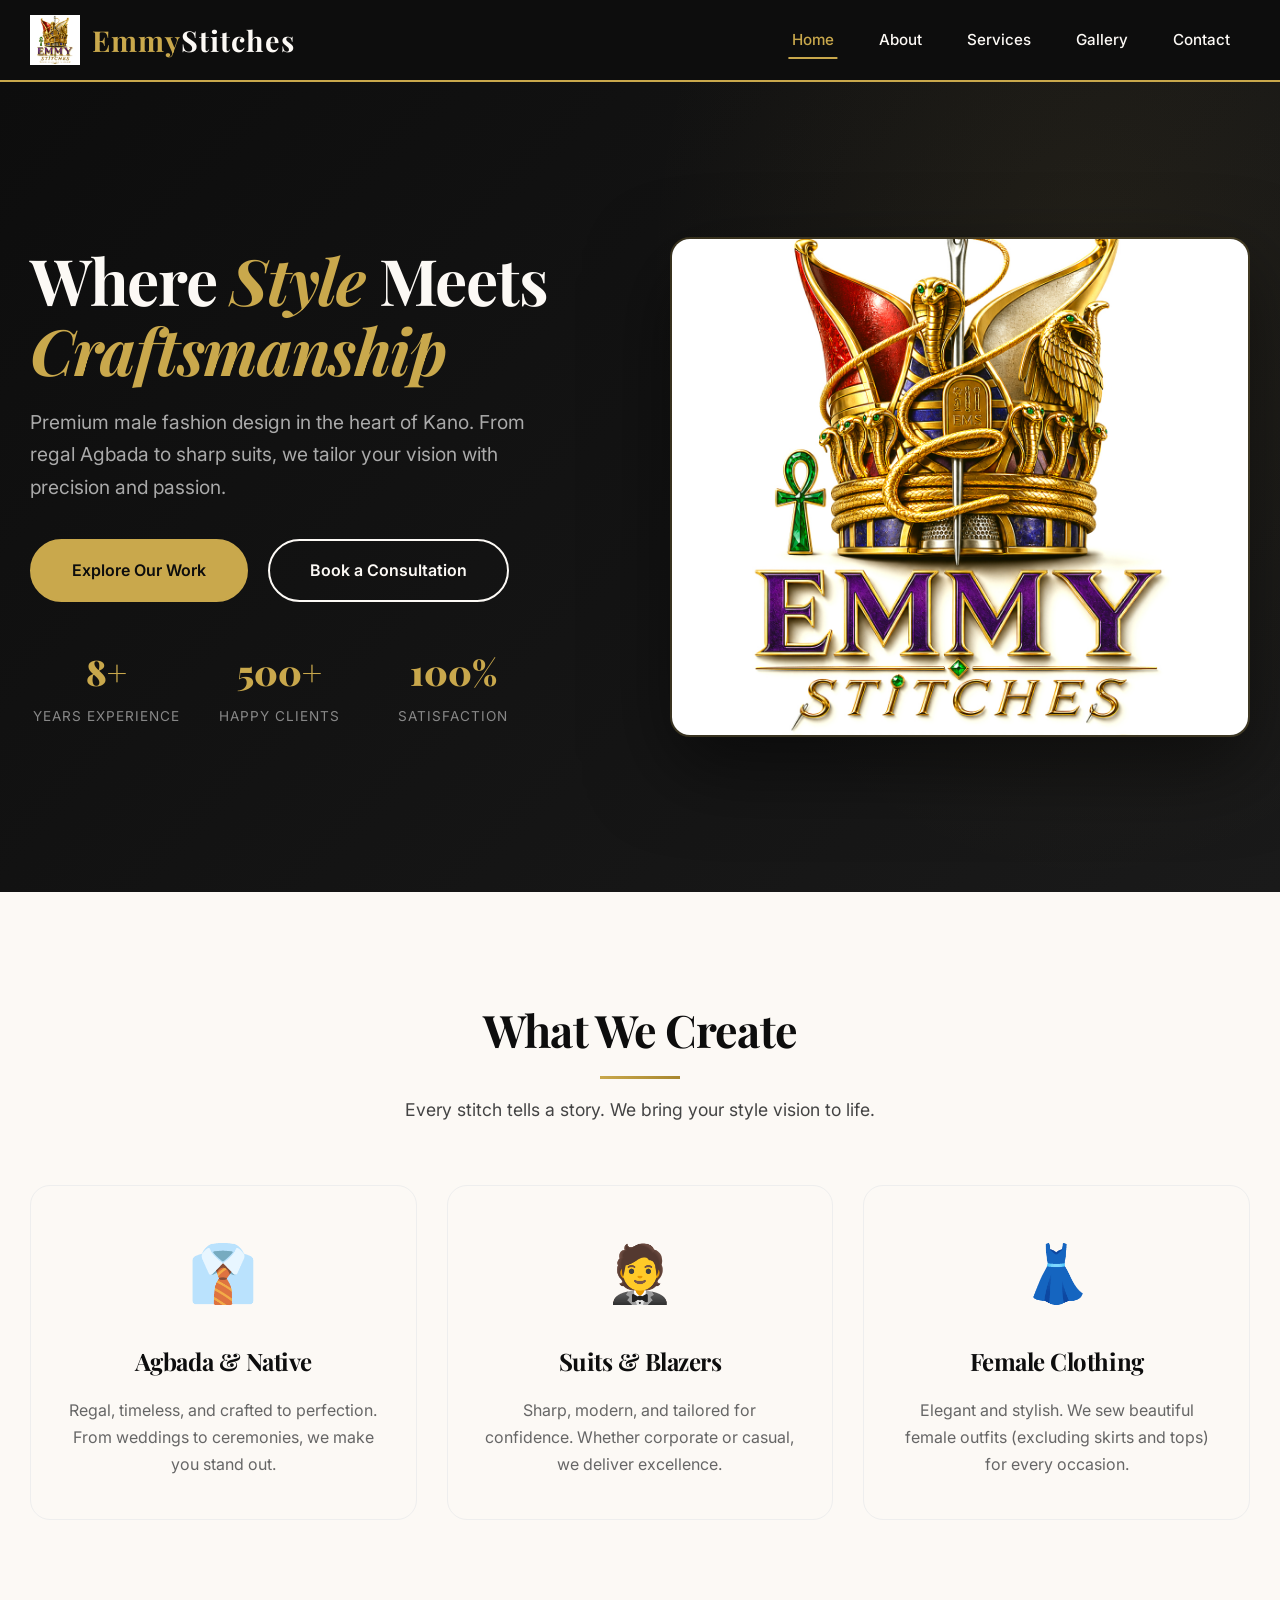
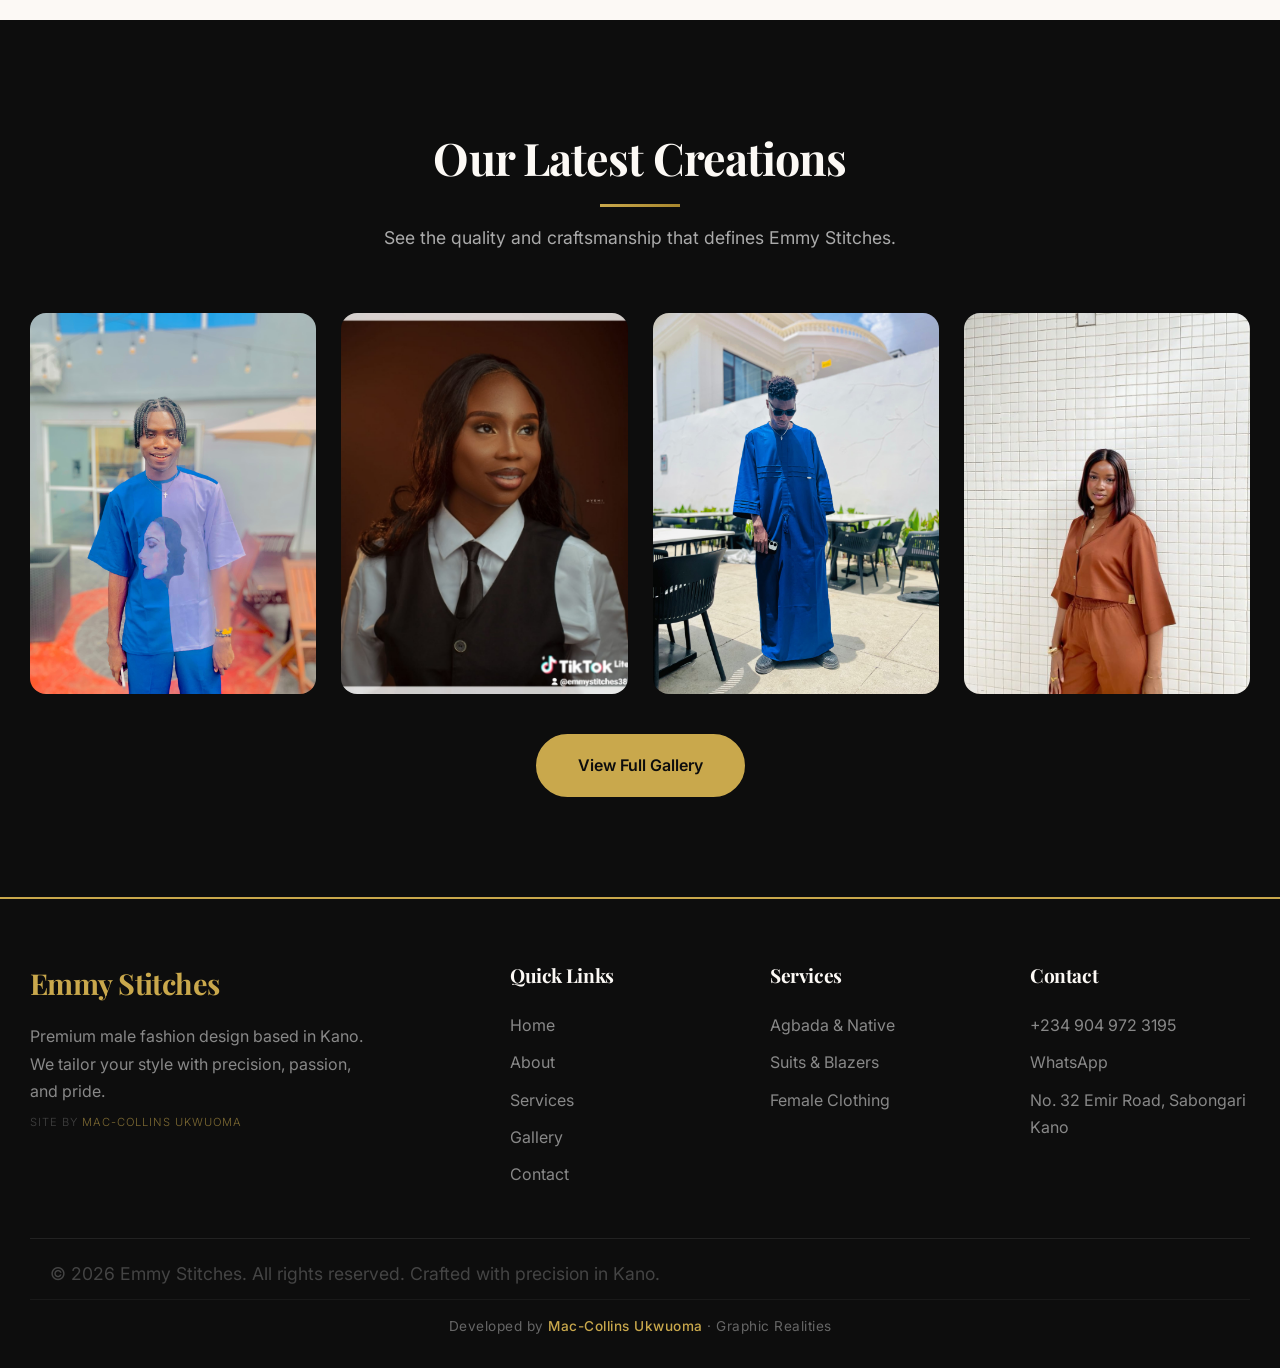
<file: index.html>
<!DOCTYPE html>
<html lang="en">
<head>
    <meta charset="UTF-8" />
    <meta name="viewport" content="width=device-width, initial-scale=1.0" />
    <title>Emmy Stitches | Premium Male Fashion, Kano</title>
    <meta name="description" content="Emmy Stitches – Premium male fashion designer in Kano. We sew Agbada, suits, native wears, and female clothing. Visit us at No. 32 Emir Road, Sabongari Kano.">
    <link rel="stylesheet" href="style.css" />
    <style>
        .logo-image {
            display: flex;
            align-items: center;
            gap: 12px;
            text-decoration: none;
        }
        .logo-image img {
            height: 50px;
            width: auto;
            max-width: 180px;
            object-fit: contain;
            display: block;
            transition: var(--transition);
        }
        .logo-image img:hover { transform: scale(1.02); }
        .logo-text {
            font-family: var(--font-serif);
            font-size: 1.8rem;
            font-weight: 700;
            color: var(--gold);
            letter-spacing: 1px;
        }
        .logo-text span { color: var(--white); }
        @media (max-width: 768px) {
            .logo-image img { height: 40px; max-width: 140px; }
            .logo-text { font-size: 1.3rem; }
        }
        @media (max-width: 480px) {
            .logo-image img { height: 32px; max-width: 110px; }
            .logo-text { font-size: 1rem; }
        }
    </style>
</head>
<body>

<header>
    <div class="header-container">
        <a href="index.html" class="logo-image">
            <img src="Emmystitcheslogo.jpg" alt="Emmy Stitches Logo">
            <span class="logo-text">Emmy<span>Stitches</span></span>
        </a>
        <button class="menu-toggle" id="menuToggle" aria-label="Toggle navigation">
            <span></span><span></span><span></span>
        </button>
        <nav id="mainNav">
            <a href="index.html" class="active">Home</a>
            <a href="about.html">About</a>
            <a href="services.html">Services</a>
            <a href="gallery.html">Gallery</a>
            <a href="contact.html">Contact</a>
        </nav>
    </div>
</header>

<section class="hero">
    <div class="hero-container">
        <div class="hero-content">
            <h1>Where <span>Style</span> Meets <span>Craftsmanship</span></h1>
            <p>Premium male fashion design in the heart of Kano. From regal Agbada to sharp suits, we tailor your vision with precision and passion.</p>
            <div class="hero-buttons">
                <a href="services.html" class="btn-primary">Explore Our Work</a>
                <a href="contact.html" class="btn-secondary">Book a Consultation</a>
            </div>
            <div class="hero-stats">
                <div class="stat-item">
                    <span class="stat-number">8+</span>
                    <span class="stat-label">Years Experience</span>
                </div>
                <div class="stat-item">
                    <span class="stat-number">500+</span>
                    <span class="stat-label">Happy Clients</span>
                </div>
                <div class="stat-item">
                    <span class="stat-number">100%</span>
                    <span class="stat-label">Satisfaction</span>
                </div>
            </div>
        </div>
        <div class="hero-image">
            <img src="Emmystitcheslogo.jpg" alt="I AM EMMY STITCHES, THE BEST FASHION DESIGNER IN THE BUSTLING CITY OF KANO STATE. WELCOME TO MY OFFICIAL WEBSITE." />
        </div>
    </div>
</section>

<section class="section">
    <div class="container">
        <div class="section-header">
            <h2>What We Create</h2>
            <p>Every stitch tells a story. We bring your style vision to life.</p>
        </div>
        <div class="services-grid">
            <div class="service-card">
                <span class="icon">👔</span>
                <h3>Agbada & Native</h3>
                <p>Regal, timeless, and crafted to perfection. From weddings to ceremonies, we make you stand out.</p>
            </div>
            <div class="service-card">
                <span class="icon">🤵</span>
                <h3>Suits & Blazers</h3>
                <p>Sharp, modern, and tailored for confidence. Whether corporate or casual, we deliver excellence.</p>
            </div>
            <div class="service-card">
                <span class="icon">👗</span>
                <h3>Female Clothing</h3>
                <p>Elegant and stylish. We sew beautiful female outfits (excluding skirts and tops) for every occasion.</p>
            </div>
        </div>
    </div>
</section>

<section class="section section-dark">
    <div class="container">
        <div class="section-header">
            <h2>Our Latest Creations</h2>
            <p>See the quality and craftsmanship that defines Emmy Stitches.</p>
        </div>
        <div class="gallery-grid">
            <div class="gallery-item">
                <img src="Senator wears.jpg" alt="Senator Wears" />
                <div class="overlay"><h4>Senator Wears</h4><p>Traditional elegance</p></div>
            </div>
            <div class="gallery-item">
                <img src="Corporate wears.jpg" alt="Corporate Wears" />
                <div class="overlay"><h4>Corporate Wears</h4><p>Professional style</p></div>
            </div>
            <div class="gallery-item">
                <img src="Jalabia gown.jpg" alt="Jalabia Gown" />
                <div class="overlay"><h4>Jalabia Gown</h4><p>Timeless elegance</p></div>
            </div>
            <div class="gallery-item">
                <img src="2 piece set.jpg" alt="2 Piece Set" />
                <div class="overlay"><h4>2 Piece Set</h4><p>Modern sophistication</p></div>
            </div>
        </div>
        <div style="text-align: center; margin-top: 40px;">
            <a href="gallery.html" class="btn-primary">View Full Gallery</a>
        </div>
    </div>
</section>

<footer>
    <div class="footer-grid">
        <div class="footer-brand">
            <h3>Emmy Stitches</h3>
            <p>Premium male fashion design based in Kano. We tailor your style with precision, passion, and pride.</p>
            <div class="dev-badge">Site by <span>Mac-Collins Ukwuoma</span></div>
        </div>
        <div class="footer-links">
            <h4>Quick Links</h4>
            <ul>
                <li><a href="index.html">Home</a></li>
                <li><a href="about.html">About</a></li>
                <li><a href="services.html">Services</a></li>
                <li><a href="gallery.html">Gallery</a></li>
                <li><a href="contact.html">Contact</a></li>
            </ul>
        </div>
        <div class="footer-links">
            <h4>Services</h4>
            <ul>
                <li><a href="services.html">Agbada & Native</a></li>
                <li><a href="services.html">Suits & Blazers</a></li>
                <li><a href="services.html">Female Clothing</a></li>
            </ul>
        </div>
        <div class="footer-links">
            <h4>Contact</h4>
            <ul>
                <li><a href="tel:+2349049723195">+234 904 972 3195</a></li>
                <li><a href="https://wa.me/2349049723195" target="_blank">WhatsApp</a></li>
                <li>No. 32 Emir Road, Sabongari Kano</li>
            </ul>
        </div>
    </div>
    <div class="footer-bottom">
        <p>&copy; 2026 Emmy Stitches. All rights reserved. Crafted with precision in Kano.</p>
        <div class="developer-credit">
            Developed by <a href="#" target="_blank">Mac-Collins Ukwuoma</a> · Graphic Realities
        </div>
    </div>
</footer>

<script>
    const toggle = document.getElementById('menuToggle');
    const nav = document.getElementById('mainNav');
    toggle.addEventListener('click', () => {
        toggle.classList.toggle('active');
        nav.classList.toggle('open');
    });
</script>

</body>
</html>
</file>
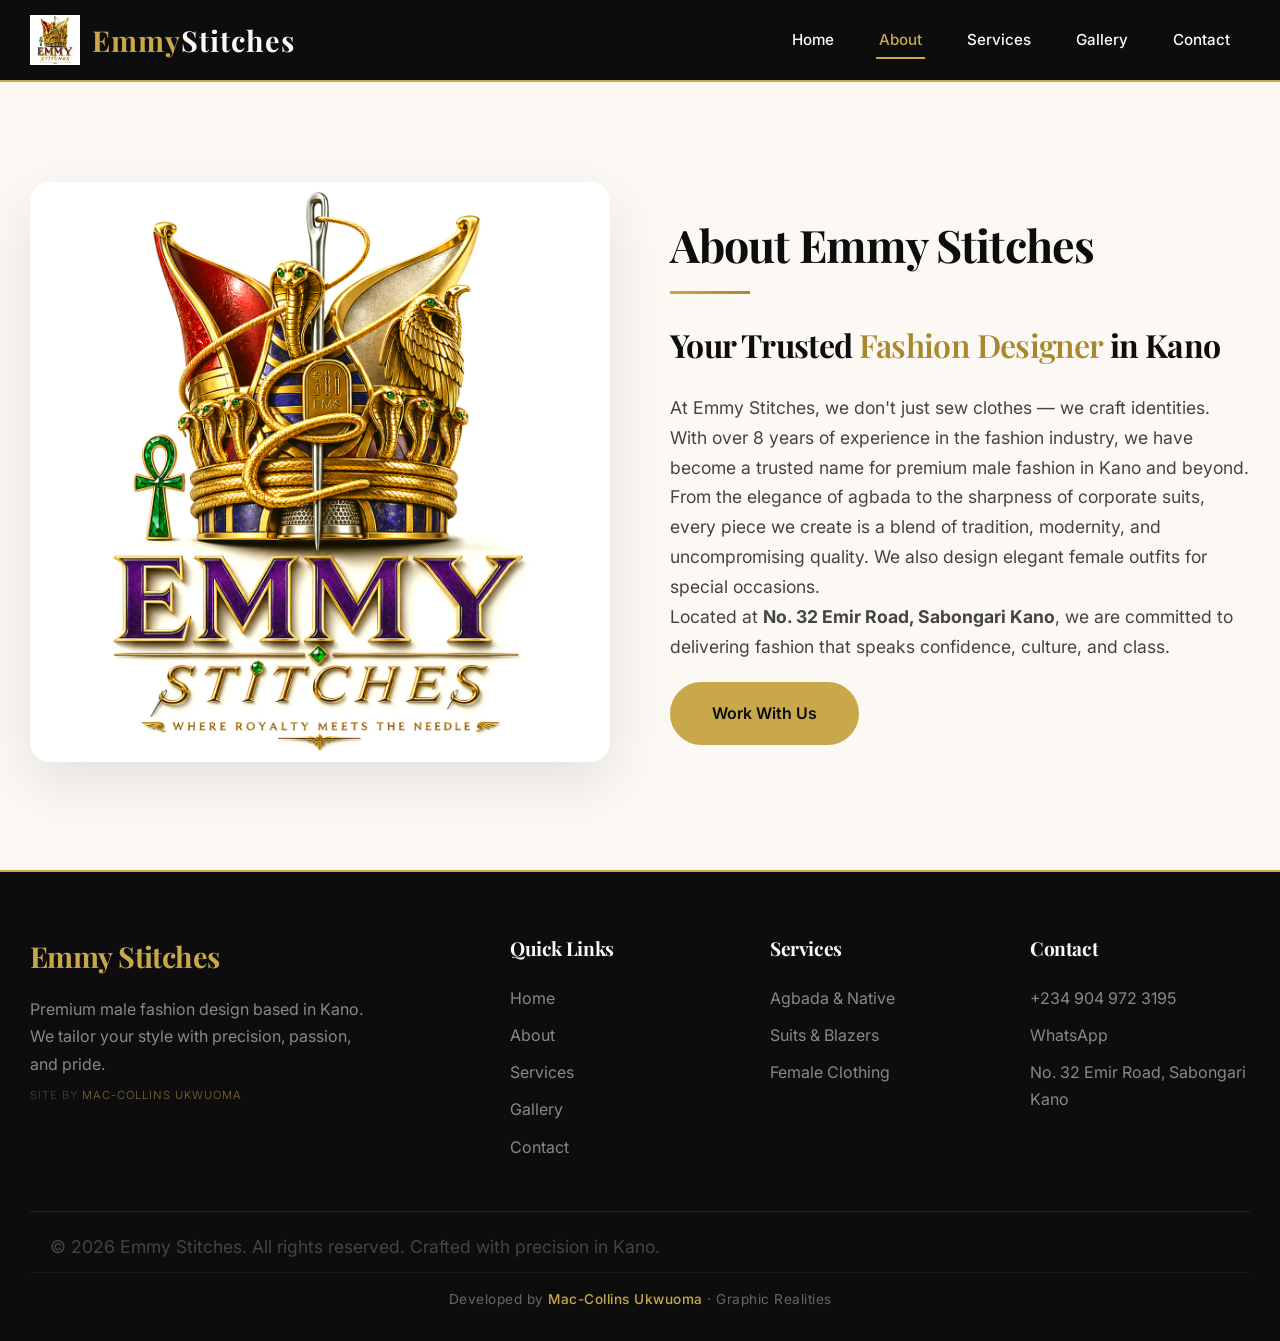
<file: about.html>
<!DOCTYPE html>
<html lang="en">
<head>
    <meta charset="UTF-8">
    <meta name="viewport" content="width=device-width, initial-scale=1.0">
    <title>About Us | Emmy Stitches</title>
    <link rel="stylesheet" href="style.css">
    <style>
        .logo-image {
            display: flex;
            align-items: center;
            gap: 12px;
            text-decoration: none;
        }
        .logo-image img {
            height: 50px;
            width: auto;
            max-width: 180px;
            object-fit: contain;
            display: block;
            transition: var(--transition);
        }
        .logo-image img:hover { transform: scale(1.02); }
        .logo-text {
            font-family: var(--font-serif);
            font-size: 1.8rem;
            font-weight: 700;
            color: var(--gold);
            letter-spacing: 1px;
        }
        .logo-text span { color: var(--white); }
        @media (max-width: 768px) {
            .logo-image img { height: 40px; max-width: 140px; }
            .logo-text { font-size: 1.3rem; }
        }
        @media (max-width: 480px) {
            .logo-image img { height: 32px; max-width: 110px; }
            .logo-text { font-size: 1rem; }
        }
    </style>
</head>
<body>

<header>
    <div class="header-container">
        <a href="index.html" class="logo-image">
            <img src="Emmystitcheslogo.jpg" alt="Emmy Stitches Logo">
            <span class="logo-text">Emmy<span>Stitches</span></span>
        </a>
        <button class="menu-toggle" id="menuToggle" aria-label="Toggle navigation">
            <span></span><span></span><span></span>
        </button>
        <nav id="mainNav">
            <a href="index.html">Home</a>
            <a href="about.html" class="active">About</a>
            <a href="services.html">Services</a>
            <a href="gallery.html">Gallery</a>
            <a href="contact.html">Contact</a>
        </nav>
    </div>
</header>

<section class="section">
    <div class="container">
        <div class="about-grid">
            <div class="about-image">
                <img src="Emmystitcheslogo.jpg" alt="About Emmy Stitches" />
            </div>
            <div class="about-content">
                <h2>About Emmy Stitches</h2>
                <h3>Your Trusted <span class="highlight">Fashion Designer</span> in Kano</h3>
                <p>At Emmy Stitches, we don't just sew clothes — we craft identities. With over 8 years of experience in the fashion industry, we have become a trusted name for premium male fashion in Kano and beyond.</p>
                <p>From the elegance of agbada to the sharpness of corporate suits, every piece we create is a blend of tradition, modernity, and uncompromising quality. We also design elegant female outfits for special occasions.</p>
                <p>Located at <strong>No. 32 Emir Road, Sabongari Kano</strong>, we are committed to delivering fashion that speaks confidence, culture, and class.</p>
                <a href="contact.html" class="btn-primary" style="margin-top: 20px;">Work With Us</a>
            </div>
        </div>
    </div>
</section>

<footer>
    <div class="footer-grid">
        <div class="footer-brand">
            <h3>Emmy Stitches</h3>
            <p>Premium male fashion design based in Kano. We tailor your style with precision, passion, and pride.</p>
            <div class="dev-badge">Site by <span>Mac-Collins Ukwuoma</span></div>
        </div>
        <div class="footer-links">
            <h4>Quick Links</h4>
            <ul>
                <li><a href="index.html">Home</a></li>
                <li><a href="about.html">About</a></li>
                <li><a href="services.html">Services</a></li>
                <li><a href="gallery.html">Gallery</a></li>
                <li><a href="contact.html">Contact</a></li>
            </ul>
        </div>
        <div class="footer-links">
            <h4>Services</h4>
            <ul>
                <li><a href="services.html">Agbada & Native</a></li>
                <li><a href="services.html">Suits & Blazers</a></li>
                <li><a href="services.html">Female Clothing</a></li>
            </ul>
        </div>
        <div class="footer-links">
            <h4>Contact</h4>
            <ul>
                <li><a href="tel:+2349049723195">+234 904 972 3195</a></li>
                <li><a href="https://wa.me/2349049723195" target="_blank">WhatsApp</a></li>
                <li>No. 32 Emir Road, Sabongari Kano</li>
            </ul>
        </div>
    </div>
    <div class="footer-bottom">
        <p>&copy; 2026 Emmy Stitches. All rights reserved. Crafted with precision in Kano.</p>
        <div class="developer-credit">
            Developed by <a href="#" target="_blank">Mac-Collins Ukwuoma</a> · Graphic Realities
        </div>
    </div>
</footer>

<script>
    const toggle = document.getElementById('menuToggle');
    const nav = document.getElementById('mainNav');
    toggle.addEventListener('click', () => {
        toggle.classList.toggle('active');
        nav.classList.toggle('open');
    });
</script>

</body>
</html>
</file>
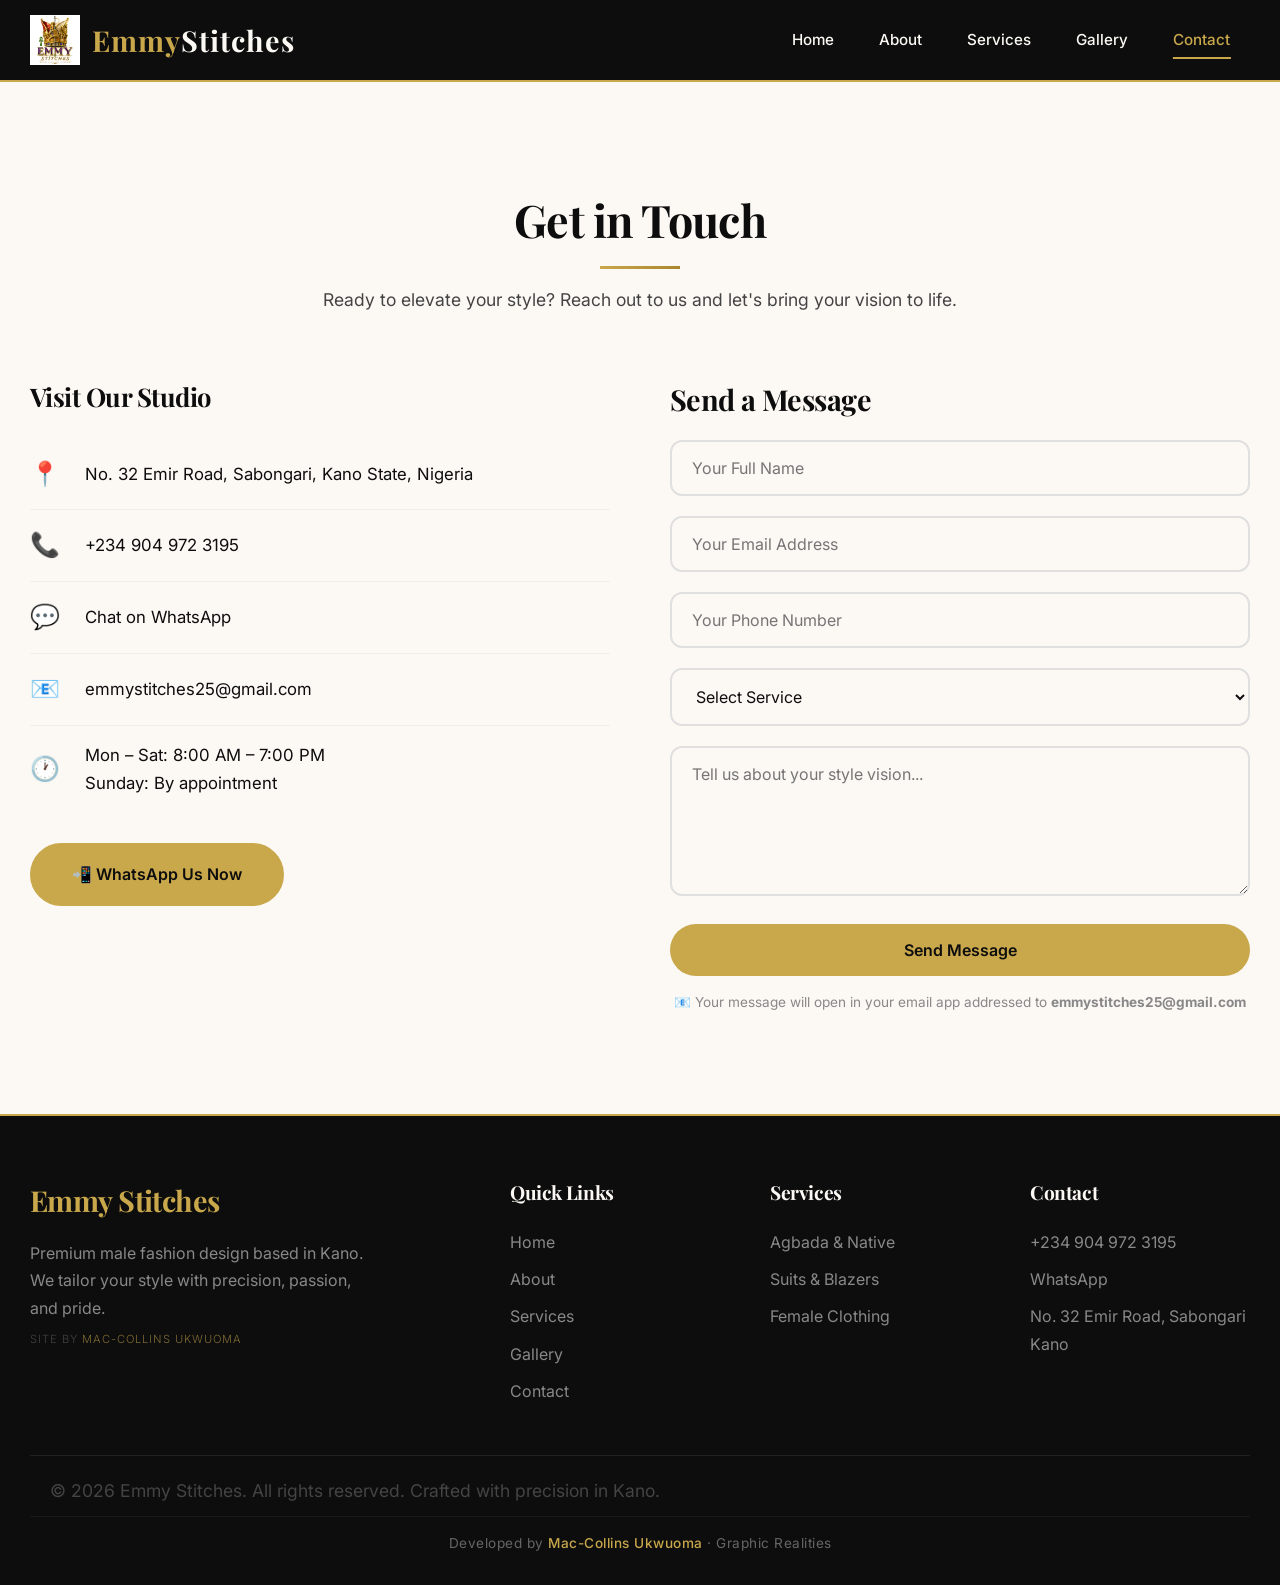
<file: contact.html>
<!DOCTYPE html>
<html lang="en">
<head>
    <meta charset="UTF-8" />
    <meta name="viewport" content="width=device-width, initial-scale=1.0" />
    <title>Contact | Emmy Stitches</title>
    <meta name="description" content="Get in touch with Emmy Stitches — premium male fashion designer in Kano. Call, WhatsApp, or visit us.">
    <link rel="stylesheet" href="style.css" />
    <style>
        .logo-image {
            display: flex;
            align-items: center;
            gap: 12px;
            text-decoration: none;
        }
        .logo-image img {
            height: 50px;
            width: auto;
            max-width: 180px;
            object-fit: contain;
            display: block;
            transition: var(--transition);
        }
        .logo-image img:hover { transform: scale(1.02); }
        .logo-text {
            font-family: var(--font-serif);
            font-size: 1.8rem;
            font-weight: 700;
            color: var(--gold);
            letter-spacing: 1px;
        }
        .logo-text span { color: var(--white); }
        @media (max-width: 768px) {
            .logo-image img { height: 40px; max-width: 140px; }
            .logo-text { font-size: 1.3rem; }
        }
        @media (max-width: 480px) {
            .logo-image img { height: 32px; max-width: 110px; }
            .logo-text { font-size: 1rem; }
        }
        /* Form styling */
        .contact-form select {
            width: 100%;
            padding: 16px 20px;
            border: 2px solid #e0e0e0;
            border-radius: 12px;
            font-family: var(--font-sans);
            font-size: 1rem;
            margin-bottom: 20px;
            background: var(--white);
            color: var(--black);
            appearance: auto;
        }
        .contact-form select:focus {
            outline: none;
            border-color: var(--gold);
            box-shadow: 0 0 0 4px rgba(201, 168, 76, 0.1);
        }
        .contact-form input,
        .contact-form textarea {
            width: 100%;
            padding: 16px 20px;
            border: 2px solid #e0e0e0;
            border-radius: 12px;
            font-family: var(--font-sans);
            font-size: 1rem;
            transition: var(--transition);
            margin-bottom: 20px;
            background: var(--white);
            color: var(--black);
        }
        .contact-form input:focus,
        .contact-form textarea:focus {
            outline: none;
            border-color: var(--gold);
            box-shadow: 0 0 0 4px rgba(201, 168, 76, 0.1);
        }
        .contact-form textarea {
            min-height: 150px;
            resize: vertical;
        }
        .contact-form .btn-primary {
            width: 100%;
            border: none;
            cursor: pointer;
        }
        .contact-form .btn-primary:hover {
            background: var(--gold-dark);
        }
    </style>
</head>
<body>

<header>
    <div class="header-container">
        <a href="index.html" class="logo-image">
            <img src="Emmystitcheslogo.jpg" alt="Emmy Stitches Logo">
            <span class="logo-text">Emmy<span>Stitches</span></span>
        </a>
        <button class="menu-toggle" id="menuToggle" aria-label="Toggle navigation">
            <span></span><span></span><span></span>
        </button>
        <nav id="mainNav">
            <a href="index.html">Home</a>
            <a href="about.html">About</a>
            <a href="services.html">Services</a>
            <a href="gallery.html">Gallery</a>
            <a href="contact.html" class="active">Contact</a>
        </nav>
    </div>
</header>

<section class="section">
    <div class="container">
        <div class="section-header">
            <h2>Get in Touch</h2>
            <p>Ready to elevate your style? Reach out to us and let's bring your vision to life.</p>
        </div>
        <div class="contact-grid">
            <div class="contact-info">
                <h3>Visit Our Studio</h3>
                <ul class="contact-details">
                    <li>
                        <span class="icon">📍</span>
                        No. 32 Emir Road, Sabongari, Kano State, Nigeria
                    </li>
                    <li>
                        <span class="icon">📞</span>
                        <a href="tel:+2349049723195">+234 904 972 3195</a>
                    </li>
                    <li>
                        <span class="icon">💬</span>
                        <a href="https://wa.me/2349049723195" target="_blank">Chat on WhatsApp</a>
                    </li>
                    <li>
                        <span class="icon">📧</span>
                        <a href="mailto:emmystitches25@gmail.com">emmystitches25@gmail.com</a>
                    </li>
                    <li>
                        <span class="icon">🕐</span>
                        Mon – Sat: 8:00 AM – 7:00 PM<br />
                        Sunday: By appointment
                    </li>
                </ul>
                <div style="margin-top: 30px;">
                    <a href="https://wa.me/2349049723195" target="_blank" class="btn-primary">📲 WhatsApp Us Now</a>
                </div>
            </div>
            <div class="contact-form">
                <h3>Send a Message</h3>
                <form action="mailto:emmystitches25@gmail.com" method="POST" enctype="text/plain">
                    <input type="text" name="name" placeholder="Your Full Name" required />
                    <input type="email" name="email" placeholder="Your Email Address" required />
                    <input type="tel" name="phone" placeholder="Your Phone Number" />
                    <select name="service" required>
                        <option value="">Select Service</option>
                        <option value="Agbada & Native">Agbada & Native</option>
                        <option value="Suits & Blazers">Suits & Blazers</option>
                        <option value="Female Clothing">Female Clothing</option>
                        <option value="Custom Order">Custom Order</option>
                        <option value="Other">Other</option>
                    </select>
                    <textarea name="message" placeholder="Tell us about your style vision..." required></textarea>
                    <button type="submit" class="btn-primary">Send Message</button>
                </form>
                <p style="font-size: 0.85rem; color: #888; margin-top: 15px; text-align: center;">
                    📧 Your message will open in your email app addressed to <strong>emmystitches25@gmail.com</strong>
                </p>
            </div>
        </div>
    </div>
</section>

<footer>
    <div class="footer-grid">
        <div class="footer-brand">
            <h3>Emmy Stitches</h3>
            <p>Premium male fashion design based in Kano. We tailor your style with precision, passion, and pride.</p>
            <div class="dev-badge">Site by <span>Mac-Collins Ukwuoma</span></div>
        </div>
        <div class="footer-links">
            <h4>Quick Links</h4>
            <ul>
                <li><a href="index.html">Home</a></li>
                <li><a href="about.html">About</a></li>
                <li><a href="services.html">Services</a></li>
                <li><a href="gallery.html">Gallery</a></li>
                <li><a href="contact.html">Contact</a></li>
            </ul>
        </div>
        <div class="footer-links">
            <h4>Services</h4>
            <ul>
                <li><a href="services.html">Agbada & Native</a></li>
                <li><a href="services.html">Suits & Blazers</a></li>
                <li><a href="services.html">Female Clothing</a></li>
            </ul>
        </div>
        <div class="footer-links">
            <h4>Contact</h4>
            <ul>
                <li><a href="tel:+2349049723195">+234 904 972 3195</a></li>
                <li><a href="https://wa.me/2349049723195" target="_blank">WhatsApp</a></li>
                <li>No. 32 Emir Road, Sabongari Kano</li>
            </ul>
        </div>
    </div>
    <div class="footer-bottom">
        <p>&copy; 2026 Emmy Stitches. All rights reserved. Crafted with precision in Kano.</p>
        <div class="developer-credit">
            Developed by <a href="#" target="_blank">Mac-Collins Ukwuoma</a> · Graphic Realities
        </div>
    </div>
</footer>

<script>
    const toggle = document.getElementById('menuToggle');
    const nav = document.getElementById('mainNav');
    toggle.addEventListener('click', () => {
        toggle.classList.toggle('active');
        nav.classList.toggle('open');
    });
</script>

</body>
</html>
</file>
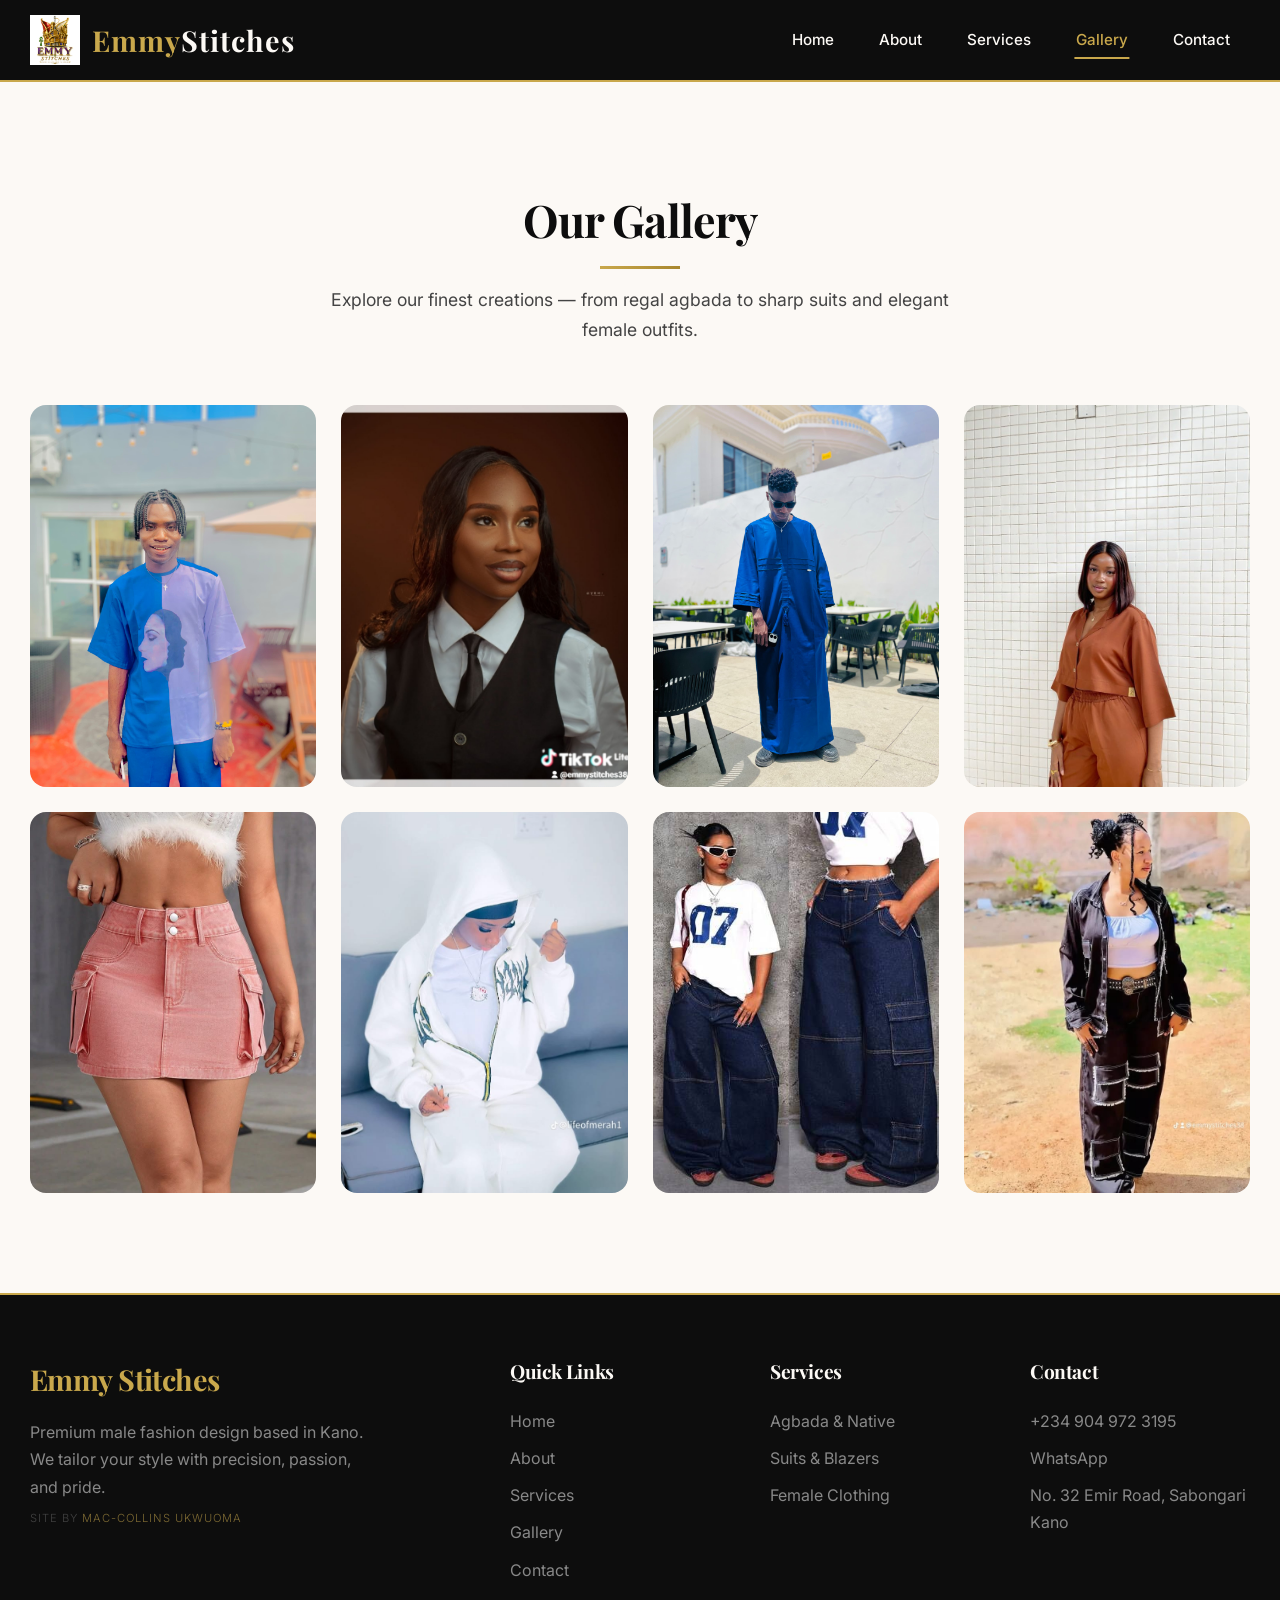
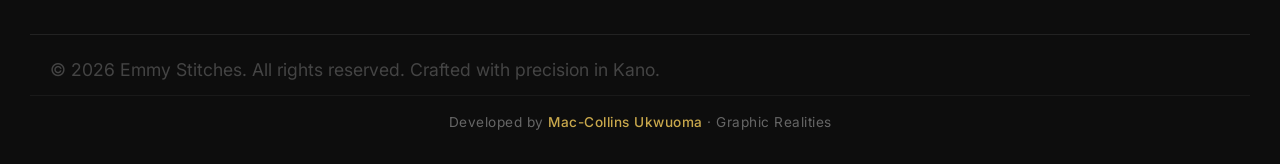
<file: gallery.html>
<!DOCTYPE html>
<html lang="en">
<head>
    <meta charset="UTF-8" />
    <meta name="viewport" content="width=device-width, initial-scale=1.0" />
    <title>Gallery | Emmy Stitches</title>
    <meta name="description" content="View the latest creations from Emmy Stitches — premium male fashion in Kano.">
    <link rel="stylesheet" href="style.css" />
    <style>
        .logo-image {
            display: flex;
            align-items: center;
            gap: 12px;
            text-decoration: none;
        }
        .logo-image img {
            height: 50px;
            width: auto;
            max-width: 180px;
            object-fit: contain;
            display: block;
            transition: var(--transition);
        }
        .logo-image img:hover { transform: scale(1.02); }
        .logo-text {
            font-family: var(--font-serif);
            font-size: 1.8rem;
            font-weight: 700;
            color: var(--gold);
            letter-spacing: 1px;
        }
        .logo-text span { color: var(--white); }
        @media (max-width: 768px) {
            .logo-image img { height: 40px; max-width: 140px; }
            .logo-text { font-size: 1.3rem; }
        }
        @media (max-width: 480px) {
            .logo-image img { height: 32px; max-width: 110px; }
            .logo-text { font-size: 1rem; }
        }
    </style>
</head>
<body>

<header>
    <div class="header-container">
        <a href="index.html" class="logo-image">
            <img src="Emmystitcheslogo.jpg" alt="Emmy Stitches Logo">
            <span class="logo-text">Emmy<span>Stitches</span></span>
        </a>
        <button class="menu-toggle" id="menuToggle" aria-label="Toggle navigation">
            <span></span><span></span><span></span>
        </button>
        <nav id="mainNav">
            <a href="index.html">Home</a>
            <a href="about.html">About</a>
            <a href="services.html">Services</a>
            <a href="gallery.html" class="active">Gallery</a>
            <a href="contact.html">Contact</a>
        </nav>
    </div>
</header>

<section class="section">
    <div class="container">
        <div class="section-header">
            <h2>Our Gallery</h2>
            <p>Explore our finest creations — from regal agbada to sharp suits and elegant female outfits.</p>
        </div>
        <div class="gallery-grid">
            <div class="gallery-item">
                <img src="Senator wears.jpg" alt="Senator Wears" />
                <div class="overlay"><h4>Senator Wears</h4><p>Traditional elegance</p></div>
            </div>
            <div class="gallery-item">
                <img src="Corporate wears.jpg" alt="Corporate Wears" />
                <div class="overlay"><h4>Corporate Wears</h4><p>Professional style</p></div>
            </div>
            <div class="gallery-item">
                <img src="Jalabia gown.jpg" alt="Jalabia Gown" />
                <div class="overlay"><h4>Jalabia Gown</h4><p>Timeless elegance</p></div>
            </div>
            <div class="gallery-item">
                <img src="2 piece set.jpg" alt="2 Piece Set" />
                <div class="overlay"><h4>2 Piece Set</h4><p>Modern sophistication</p></div>
            </div>
            <div class="gallery-item">
                <img src="Combat skirt.jpg" alt="Combat Skirt" />
                <div class="overlay"><h4>Combat Skirt</h4><p>Bold & stylish</p></div>
            </div>
            <div class="gallery-item">
                <img src="Hoodies.jpg" alt="Hoodies" />
                <div class="overlay"><h4>Hoodies</h4><p>Casual comfort</p></div>
            </div>
            <div class="gallery-item">
                <img src="Baggy jeans.jpg" alt="Baggy Jeans" />
                <div class="overlay"><h4>Baggy Jeans</h4><p>Street style</p></div>
            </div>
            <div class="gallery-item">
                <img src="Jeans.jpg" alt="Jeans" />
                <div class="overlay"><h4>Jeans</h4><p>Classic denim</p></div>
            </div>
        </div>
    </div>
</section>

<footer>
    <div class="footer-grid">
        <div class="footer-brand">
            <h3>Emmy Stitches</h3>
            <p>Premium male fashion design based in Kano. We tailor your style with precision, passion, and pride.</p>
            <div class="dev-badge">Site by <span>Mac-Collins Ukwuoma</span></div>
        </div>
        <div class="footer-links">
            <h4>Quick Links</h4>
            <ul>
                <li><a href="index.html">Home</a></li>
                <li><a href="about.html">About</a></li>
                <li><a href="services.html">Services</a></li>
                <li><a href="gallery.html">Gallery</a></li>
                <li><a href="contact.html">Contact</a></li>
            </ul>
        </div>
        <div class="footer-links">
            <h4>Services</h4>
            <ul>
                <li><a href="services.html">Agbada & Native</a></li>
                <li><a href="services.html">Suits & Blazers</a></li>
                <li><a href="services.html">Female Clothing</a></li>
            </ul>
        </div>
        <div class="footer-links">
            <h4>Contact</h4>
            <ul>
                <li><a href="tel:+2349049723195">+234 904 972 3195</a></li>
                <li><a href="https://wa.me/2349049723195" target="_blank">WhatsApp</a></li>
                <li>No. 32 Emir Road, Sabongari Kano</li>
            </ul>
        </div>
    </div>
    <div class="footer-bottom">
        <p>&copy; 2026 Emmy Stitches. All rights reserved. Crafted with precision in Kano.</p>
        <div class="developer-credit">
            Developed by <a href="#" target="_blank">Mac-Collins Ukwuoma</a> · Graphic Realities
        </div>
    </div>
</footer>

<script>
    const toggle = document.getElementById('menuToggle');
    const nav = document.getElementById('mainNav');
    toggle.addEventListener('click', () => {
        toggle.classList.toggle('active');
        nav.classList.toggle('open');
    });
</script>

</body>
</html>
</file>
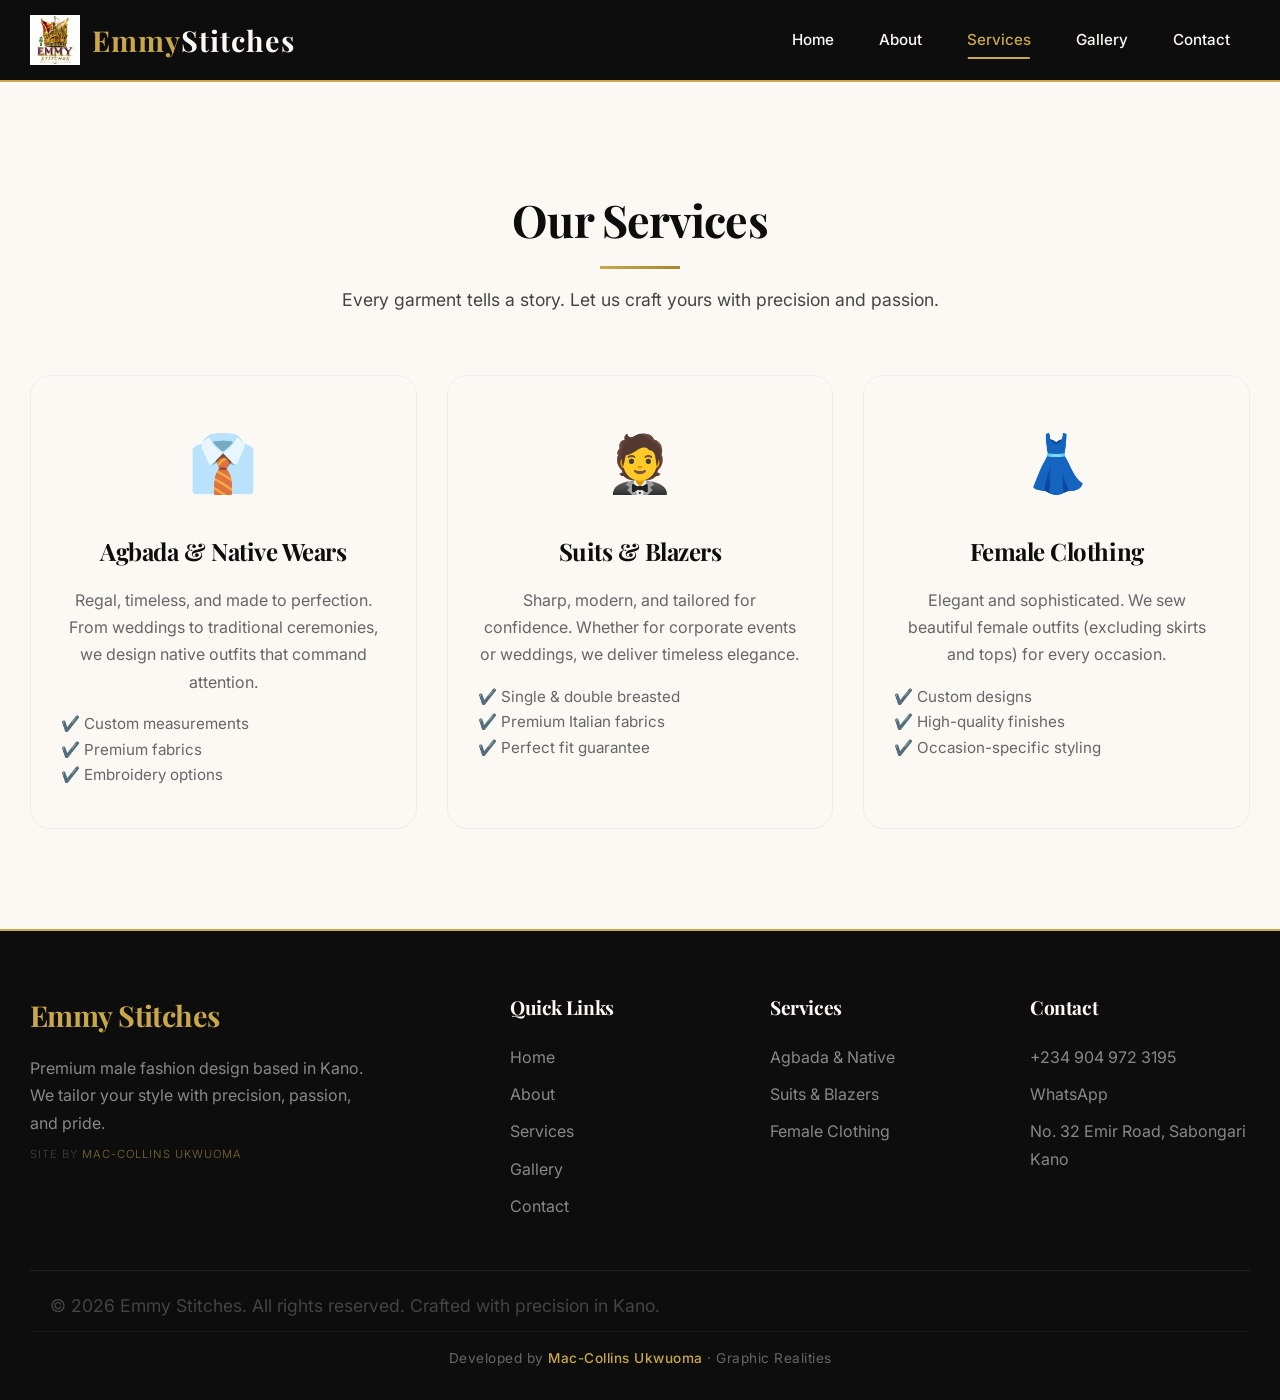
<file: services.html>
<!DOCTYPE html>
<html lang="en">
<head>
    <meta charset="UTF-8" />
    <meta name="viewport" content="width=device-width, initial-scale=1.0" />
    <title>Our Services | Emmy Stitches</title>
    <link rel="stylesheet" href="style.css" />
    <style>
        .logo-image {
            display: flex;
            align-items: center;
            gap: 12px;
            text-decoration: none;
        }
        .logo-image img {
            height: 50px;
            width: auto;
            max-width: 180px;
            object-fit: contain;
            display: block;
            transition: var(--transition);
        }
        .logo-image img:hover { transform: scale(1.02); }
        .logo-text {
            font-family: var(--font-serif);
            font-size: 1.8rem;
            font-weight: 700;
            color: var(--gold);
            letter-spacing: 1px;
        }
        .logo-text span { color: var(--white); }
        @media (max-width: 768px) {
            .logo-image img { height: 40px; max-width: 140px; }
            .logo-text { font-size: 1.3rem; }
        }
        @media (max-width: 480px) {
            .logo-image img { height: 32px; max-width: 110px; }
            .logo-text { font-size: 1rem; }
        }
    </style>
</head>
<body>

<header>
    <div class="header-container">
        <a href="index.html" class="logo-image">
            <img src="Emmystitcheslogo.jpg" alt="Emmy Stitches Logo">
            <span class="logo-text">Emmy<span>Stitches</span></span>
        </a>
        <button class="menu-toggle" id="menuToggle" aria-label="Toggle navigation">
            <span></span><span></span><span></span>
        </button>
        <nav id="mainNav">
            <a href="index.html">Home</a>
            <a href="about.html">About</a>
            <a href="services.html" class="active">Services</a>
            <a href="gallery.html">Gallery</a>
            <a href="contact.html">Contact</a>
        </nav>
    </div>
</header>

<section class="section">
    <div class="container">
        <div class="section-header">
            <h2>Our Services</h2>
            <p>Every garment tells a story. Let us craft yours with precision and passion.</p>
        </div>
        <div class="services-grid">
            <div class="service-card">
                <span class="icon">👔</span>
                <h3>Agbada & Native Wears</h3>
                <p>Regal, timeless, and made to perfection. From weddings to traditional ceremonies, we design native outfits that command attention.</p>
                <ul style="margin-top: 15px; list-style: none; padding: 0; text-align: left; font-size: 0.95rem; color: #666;">
                    <li>✔️ Custom measurements</li>
                    <li>✔️ Premium fabrics</li>
                    <li>✔️ Embroidery options</li>
                </ul>
            </div>
            <div class="service-card">
                <span class="icon">🤵</span>
                <h3>Suits & Blazers</h3>
                <p>Sharp, modern, and tailored for confidence. Whether for corporate events or weddings, we deliver timeless elegance.</p>
                <ul style="margin-top: 15px; list-style: none; padding: 0; text-align: left; font-size: 0.95rem; color: #666;">
                    <li>✔️ Single & double breasted</li>
                    <li>✔️ Premium Italian fabrics</li>
                    <li>✔️ Perfect fit guarantee</li>
                </ul>
            </div>
            <div class="service-card">
                <span class="icon">👗</span>
                <h3>Female Clothing</h3>
                <p>Elegant and sophisticated. We sew beautiful female outfits (excluding skirts and tops) for every occasion.</p>
                <ul style="margin-top: 15px; list-style: none; padding: 0; text-align: left; font-size: 0.95rem; color: #666;">
                    <li>✔️ Custom designs</li>
                    <li>✔️ High-quality finishes</li>
                    <li>✔️ Occasion-specific styling</li>
                </ul>
            </div>
        </div>
    </div>
</section>

<footer>
    <div class="footer-grid">
        <div class="footer-brand">
            <h3>Emmy Stitches</h3>
            <p>Premium male fashion design based in Kano. We tailor your style with precision, passion, and pride.</p>
            <div class="dev-badge">Site by <span>Mac-Collins Ukwuoma</span></div>
        </div>
        <div class="footer-links">
            <h4>Quick Links</h4>
            <ul>
                <li><a href="index.html">Home</a></li>
                <li><a href="about.html">About</a></li>
                <li><a href="services.html">Services</a></li>
                <li><a href="gallery.html">Gallery</a></li>
                <li><a href="contact.html">Contact</a></li>
            </ul>
        </div>
        <div class="footer-links">
            <h4>Services</h4>
            <ul>
                <li><a href="services.html">Agbada & Native</a></li>
                <li><a href="services.html">Suits & Blazers</a></li>
                <li><a href="services.html">Female Clothing</a></li>
            </ul>
        </div>
        <div class="footer-links">
            <h4>Contact</h4>
            <ul>
                <li><a href="tel:+2349049723195">+234 904 972 3195</a></li>
                <li><a href="https://wa.me/2349049723195" target="_blank">WhatsApp</a></li>
                <li>No. 32 Emir Road, Sabongari Kano</li>
            </ul>
        </div>
    </div>
    <div class="footer-bottom">
        <p>&copy; 2026 Emmy Stitches. All rights reserved. Crafted with precision in Kano.</p>
        <div class="developer-credit">
            Developed by <a href="#" target="_blank">Mac-Collins Ukwuoma</a> · Graphic Realities
        </div>
    </div>
</footer>

<script>
    const toggle = document.getElementById('menuToggle');
    const nav = document.getElementById('mainNav');
    toggle.addEventListener('click', () => {
        toggle.classList.toggle('active');
        nav.classList.toggle('open');
    });
</script>

</body>
</html>
</file>
<file: style.css>
/* ============================================================
   EMMY STITCHES - PREMIUM STYLESHEET
   Fonts: Playfair Display (Elegant) + Inter (Clean)
   Developed by Mac-Collins Ukwuoma · Graphic Realities
   ============================================================ */

/* ----- 1. IMPORTS & RESET ----- */
@import url('https://fonts.googleapis.com/css2?family=Playfair+Display:ital,wght@0,400;0,700;0,900;1,400&family=Inter:wght@300;400;500;600;700&display=swap');

* {
    margin: 0;
    padding: 0;
    box-sizing: border-box;
}

:root {
    --gold: #c9a84c;
    --gold-light: #e8d5a3;
    --gold-dark: #a8872e;
    --black: #0d0d0d;
    --black-light: #1a1a1a;
    --white: #fcf9f5;
    --gray: #8a8a8a;
    --font-serif: 'Playfair Display', serif;
    --font-sans: 'Inter', sans-serif;
    --transition: all 0.4s cubic-bezier(0.25, 0.46, 0.45, 0.94);
}

html {
    scroll-behavior: smooth;
}

body {
    font-family: var(--font-sans);
    color: var(--black);
    background-color: var(--white);
    line-height: 1.7;
    overflow-x: hidden;
}

/* ----- 2. TYPOGRAPHY ----- */
h1, h2, h3, h4, h5 {
    font-family: var(--font-serif);
    font-weight: 700;
    letter-spacing: -0.02em;
}

h1 {
    font-size: 4rem;
    line-height: 1.1;
}

h2 {
    font-size: 2.8rem;
    margin-bottom: 1.5rem;
    position: relative;
}

h2::after {
    content: '';
    display: block;
    width: 80px;
    height: 3px;
    background: linear-gradient(90deg, var(--gold), var(--gold-dark));
    margin-top: 0.5rem;
}

h3 {
    font-size: 1.8rem;
    margin-bottom: 1rem;
}

p {
    font-size: 1.1rem;
    color: #444;
    max-width: 650px;
}

/* ----- 3. HEADER & NAVIGATION ----- */
header {
    background: var(--black);
    padding: 15px 0;
    border-bottom: 2px solid var(--gold);
    position: sticky;
    top: 0;
    z-index: 1000;
}

.header-container {
    max-width: 1300px;
    margin: 0 auto;
    padding: 0 30px;
    display: flex;
    justify-content: space-between;
    align-items: center;
    flex-wrap: wrap;
}

.logo {
    font-family: var(--font-serif);
    font-size: 2rem;
    font-weight: 900;
    color: var(--gold);
    text-decoration: none;
    letter-spacing: 2px;
    transition: var(--transition);
}

.logo:hover {
    color: var(--white);
}

.logo span {
    color: var(--white);
}

nav {
    display: flex;
    gap: 5px;
    flex-wrap: wrap;
}

nav a {
    color: var(--white);
    text-decoration: none;
    font-family: var(--font-sans);
    font-weight: 500;
    font-size: 0.95rem;
    padding: 10px 20px;
    border-radius: 50px;
    transition: var(--transition);
    position: relative;
}

nav a::after {
    content: '';
    position: absolute;
    bottom: 4px;
    left: 50%;
    width: 0;
    height: 2px;
    background: var(--gold);
    transition: var(--transition);
    transform: translateX(-50%);
}

nav a:hover {
    color: var(--gold);
}

nav a:hover::after {
    width: 60%;
}

nav a.active {
    color: var(--gold);
}

nav a.active::after {
    width: 60%;
}

/* Mobile Menu Toggle */
.menu-toggle {
    display: none;
    flex-direction: column;
    gap: 5px;
    cursor: pointer;
    background: none;
    border: none;
}

.menu-toggle span {
    display: block;
    width: 30px;
    height: 3px;
    background: var(--gold);
    border-radius: 3px;
    transition: var(--transition);
}

.menu-toggle.active span:nth-child(1) {
    transform: rotate(45deg) translate(6px, 6px);
}
.menu-toggle.active span:nth-child(2) {
    opacity: 0;
}
.menu-toggle.active span:nth-child(3) {
    transform: rotate(-45deg) translate(6px, -6px);
}

/* ----- 4. HERO SECTION ----- */
.hero {
    min-height: 90vh;
    display: flex;
    align-items: center;
    background: linear-gradient(135deg, var(--black) 0%, var(--black-light) 100%);
    position: relative;
    overflow: hidden;
}

.hero::before {
    content: '';
    position: absolute;
    top: -50%;
    right: -20%;
    width: 70%;
    height: 150%;
    background: radial-gradient(ellipse at center, rgba(201, 168, 76, 0.08) 0%, transparent 70%);
    pointer-events: none;
}

.hero-container {
    max-width: 1300px;
    margin: 0 auto;
    padding: 60px 30px;
    display: grid;
    grid-template-columns: 1fr 1fr;
    gap: 60px;
    align-items: center;
    width: 100%;
    position: relative;
    z-index: 1;
}

.hero-content h1 {
    color: var(--white);
    margin-bottom: 20px;
}

.hero-content h1 span {
    color: var(--gold);
    font-style: italic;
}

.hero-content p {
    color: #aaa;
    font-size: 1.2rem;
    margin-bottom: 35px;
    max-width: 500px;
}

.hero-buttons {
    display: flex;
    gap: 20px;
    flex-wrap: wrap;
}

.btn-primary {
    background: var(--gold);
    color: var(--black);
    padding: 16px 40px;
    border-radius: 50px;
    text-decoration: none;
    font-weight: 600;
    font-size: 1rem;
    transition: var(--transition);
    border: 2px solid var(--gold);
    display: inline-block;
    font-family: var(--font-sans);
    cursor: pointer;
}

.btn-primary:hover {
    background: transparent;
    color: var(--gold);
    transform: translateY(-3px);
    box-shadow: 0 10px 30px rgba(201, 168, 76, 0.2);
}

.btn-secondary {
    background: transparent;
    color: var(--white);
    padding: 16px 40px;
    border-radius: 50px;
    text-decoration: none;
    font-weight: 600;
    font-size: 1rem;
    transition: var(--transition);
    border: 2px solid var(--white);
    display: inline-block;
    font-family: var(--font-sans);
    cursor: pointer;
}

.btn-secondary:hover {
    background: var(--white);
    color: var(--black);
    transform: translateY(-3px);
}

.hero-image {
    display: flex;
    justify-content: center;
    align-items: center;
}

.hero-image img {
    max-width: 100%;
    border-radius: 20px;
    box-shadow: 0 30px 80px rgba(0,0,0,0.5);
    border: 2px solid rgba(201, 168, 76, 0.2);
    object-fit: cover;
    height: 500px;
    width: 100%;
}

/* Hero Stats */
.hero-stats {
    display: grid;
    grid-template-columns: repeat(3, 1fr);
    gap: 20px;
    margin-top: 40px;
    max-width: 500px;
}

.stat-item {
    text-align: center;
}

.stat-number {
    font-family: var(--font-serif);
    font-size: 2.2rem;
    font-weight: 900;
    color: var(--gold);
    display: block;
}

.stat-label {
    color: #888;
    font-size: 0.85rem;
    text-transform: uppercase;
    letter-spacing: 1px;
}

/* ----- 5. SERVICES SECTION ----- */
.section {
    padding: 100px 0;
}

.section-dark {
    background: var(--black);
    color: var(--white);
}

.section-dark h2 {
    color: var(--white);
}

.section-dark p {
    color: #aaa;
}

.section-dark h2::after {
    background: linear-gradient(90deg, var(--gold), var(--gold-dark));
}

.container {
    max-width: 1300px;
    margin: 0 auto;
    padding: 0 30px;
}

.section-header {
    text-align: center;
    margin-bottom: 60px;
}

.section-header h2 {
    margin-bottom: 1rem;
}

.section-header h2::after {
    margin: 0.5rem auto 0 auto;
}

.section-header p {
    margin: 0 auto;
}

.services-grid {
    display: grid;
    grid-template-columns: repeat(auto-fit, minmax(280px, 1fr));
    gap: 30px;
}

.service-card {
    background: var(--white);
    padding: 40px 30px;
    border-radius: 20px;
    text-align: center;
    transition: var(--transition);
    border: 1px solid #eee;
    position: relative;
    overflow: hidden;
}

.service-card::before {
    content: '';
    position: absolute;
    top: 0;
    left: 0;
    width: 100%;
    height: 4px;
    background: linear-gradient(90deg, var(--gold), var(--gold-dark));
    transform: scaleX(0);
    transform-origin: left;
    transition: var(--transition);
}

.service-card:hover {
    transform: translateY(-10px);
    box-shadow: 0 20px 60px rgba(0,0,0,0.08);
}

.service-card:hover::before {
    transform: scaleX(1);
}

.service-card .icon {
    font-size: 3.5rem;
    margin-bottom: 20px;
    display: block;
}

.service-card h3 {
    font-family: var(--font-serif);
    font-size: 1.5rem;
    margin-bottom: 15px;
}

.service-card p {
    font-size: 1rem;
    color: #666;
}

/* Dark service cards */
.section-dark .service-card {
    background: var(--black-light);
    border-color: #333;
}

.section-dark .service-card p {
    color: #aaa;
}

/* ----- 6. GALLERY SECTION ----- */
.gallery-grid {
    display: grid;
    grid-template-columns: repeat(auto-fit, minmax(280px, 1fr));
    gap: 25px;
}

.gallery-item {
    border-radius: 16px;
    overflow: hidden;
    position: relative;
    cursor: pointer;
    aspect-ratio: 3/4;
}

.gallery-item img {
    width: 100%;
    height: 100%;
    object-fit: cover;
    transition: var(--transition);
}

.gallery-item:hover img {
    transform: scale(1.08);
}

.gallery-item .overlay {
    position: absolute;
    bottom: 0;
    left: 0;
    right: 0;
    padding: 30px 20px 20px;
    background: linear-gradient(transparent, rgba(0,0,0,0.8));
    color: white;
    transform: translateY(100%);
    transition: var(--transition);
}

.gallery-item:hover .overlay {
    transform: translateY(0);
}

.gallery-item .overlay h4 {
    font-family: var(--font-serif);
    font-size: 1.2rem;
}

.gallery-item .overlay p {
    font-size: 0.9rem;
    color: #ccc;
}

/* ----- 7. ABOUT SECTION ----- */
.about-grid {
    display: grid;
    grid-template-columns: 1fr 1fr;
    gap: 60px;
    align-items: center;
}

.about-image img {
    width: 100%;
    border-radius: 20px;
    box-shadow: 0 20px 60px rgba(0,0,0,0.1);
}

.about-content h3 {
    font-family: var(--font-serif);
    font-size: 2rem;
    margin-bottom: 20px;
}

.about-content .highlight {
    color: var(--gold-dark);
    font-weight: 600;
}

/* ----- 8. CONTACT SECTION ----- */
.contact-grid {
    display: grid;
    grid-template-columns: 1fr 1fr;
    gap: 60px;
}

.contact-info h3 {
    font-family: var(--font-serif);
    font-size: 1.6rem;
    margin-bottom: 20px;
}

.contact-details {
    list-style: none;
    padding: 0;
}

.contact-details li {
    display: flex;
    align-items: center;
    gap: 15px;
    padding: 15px 0;
    border-bottom: 1px solid #eee;
    font-size: 1.05rem;
}

.contact-details li:last-child {
    border-bottom: none;
}

.contact-details .icon {
    font-size: 1.5rem;
    min-width: 40px;
}

.contact-details a {
    color: var(--black);
    text-decoration: none;
    transition: var(--transition);
}

.contact-details a:hover {
    color: var(--gold-dark);
}

.contact-form input,
.contact-form textarea {
    width: 100%;
    padding: 16px 20px;
    border: 2px solid #e0e0e0;
    border-radius: 12px;
    font-family: var(--font-sans);
    font-size: 1rem;
    transition: var(--transition);
    margin-bottom: 20px;
    background: var(--white);
}

.contact-form input:focus,
.contact-form textarea:focus {
    outline: none;
    border-color: var(--gold);
    box-shadow: 0 0 0 4px rgba(201, 168, 76, 0.1);
}

.contact-form textarea {
    min-height: 150px;
    resize: vertical;
}

/* ----- 9. FOOTER ----- */
footer {
    background: var(--black);
    color: #888;
    padding: 60px 30px 30px;
    border-top: 2px solid var(--gold);
}

.footer-grid {
    max-width: 1300px;
    margin: 0 auto;
    display: grid;
    grid-template-columns: 2fr 1fr 1fr 1fr;
    gap: 40px;
}

.footer-brand h3 {
    font-family: var(--font-serif);
    font-size: 1.8rem;
    color: var(--gold);
    margin-bottom: 15px;
}

.footer-brand p {
    color: #888;
    font-size: 1rem;
    max-width: 350px;
}

.dev-badge {
    font-size: 0.7rem;
    color: #666;
    letter-spacing: 1px;
    text-transform: uppercase;
    font-family: var(--font-sans);
    font-weight: 300;
    opacity: 0.6;
    margin-top: 8px;
}

.dev-badge span {
    color: var(--gold);
}

.footer-links h4 {
    color: var(--white);
    font-family: var(--font-serif);
    font-size: 1.2rem;
    margin-bottom: 20px;
}

.footer-links ul {
    list-style: none;
    padding: 0;
}

.footer-links ul li {
    margin-bottom: 10px;
}

.footer-links ul a {
    color: #888;
    text-decoration: none;
    transition: var(--transition);
}

.footer-links ul a:hover {
    color: var(--gold);
}

.footer-bottom {
    max-width: 1300px;
    margin: 40px auto 0;
    padding-top: 20px;
    border-top: 1px solid #222;
    text-align: center;
    font-size: 0.9rem;
    color: #555;
}

.developer-credit {
    text-align: center;
    font-size: 0.85rem;
    color: #666;
    margin-top: 10px;
    padding-top: 15px;
    border-top: 1px solid rgba(255,255,255,0.05);
    font-family: var(--font-sans);
    letter-spacing: 0.5px;
}

.developer-credit a {
    color: var(--gold);
    text-decoration: none;
    font-weight: 500;
    transition: var(--transition);
}

.developer-credit a:hover {
    color: var(--white);
    text-decoration: underline;
}

/* ----- 10. RESPONSIVE ----- */
@media (max-width: 992px) {
    h1 {
        font-size: 3rem;
    }
    h2 {
        font-size: 2.2rem;
    }
    .hero-container {
        grid-template-columns: 1fr;
        text-align: center;
    }
    .hero-content p {
        margin: 0 auto 30px;
    }
    .hero-stats {
        margin: 30px auto 0;
    }
    .hero-buttons {
        justify-content: center;
    }
    .hero-image img {
        height: 350px;
    }
    .about-grid {
        grid-template-columns: 1fr;
    }
    .contact-grid {
        grid-template-columns: 1fr;
    }
    .footer-grid {
        grid-template-columns: 1fr 1fr;
    }
}

@media (max-width: 768px) {
    .menu-toggle {
        display: flex;
    }
    nav {
        display: none;
        flex-direction: column;
        width: 100%;
        margin-top: 15px;
        gap: 5px;
    }
    nav.open {
        display: flex;
    }
    nav a {
        padding: 12px 20px;
        width: 100%;
        text-align: center;
        border-radius: 10px;
        background: rgba(255,255,255,0.05);
    }
    nav a::after {
        display: none;
    }
    .header-container {
        padding: 0 20px;
    }
    h1 {
        font-size: 2.2rem;
    }
    h2 {
        font-size: 1.8rem;
    }
    .hero-container {
        padding: 40px 20px;
    }
    .hero-image img {
        height: 250px;
    }
    .section {
        padding: 60px 0;
    }
    .container {
        padding: 0 20px;
    }
    .services-grid {
        grid-template-columns: 1fr;
    }
    .gallery-grid {
        grid-template-columns: 1fr 1fr;
    }
    .footer-grid {
        grid-template-columns: 1fr;
        text-align: center;
    }
    .footer-brand p {
        margin: 0 auto;
    }
}

@media (max-width: 480px) {
    .gallery-grid {
        grid-template-columns: 1fr;
    }
    .hero-buttons {
        flex-direction: column;
        align-items: center;
        width: 100%;
    }
    .btn-primary, .btn-secondary {
        width: 100%;
        text-align: center;
    }
    .hero-stats {
        grid-template-columns: 1fr 1fr;
    }
}
</file>
